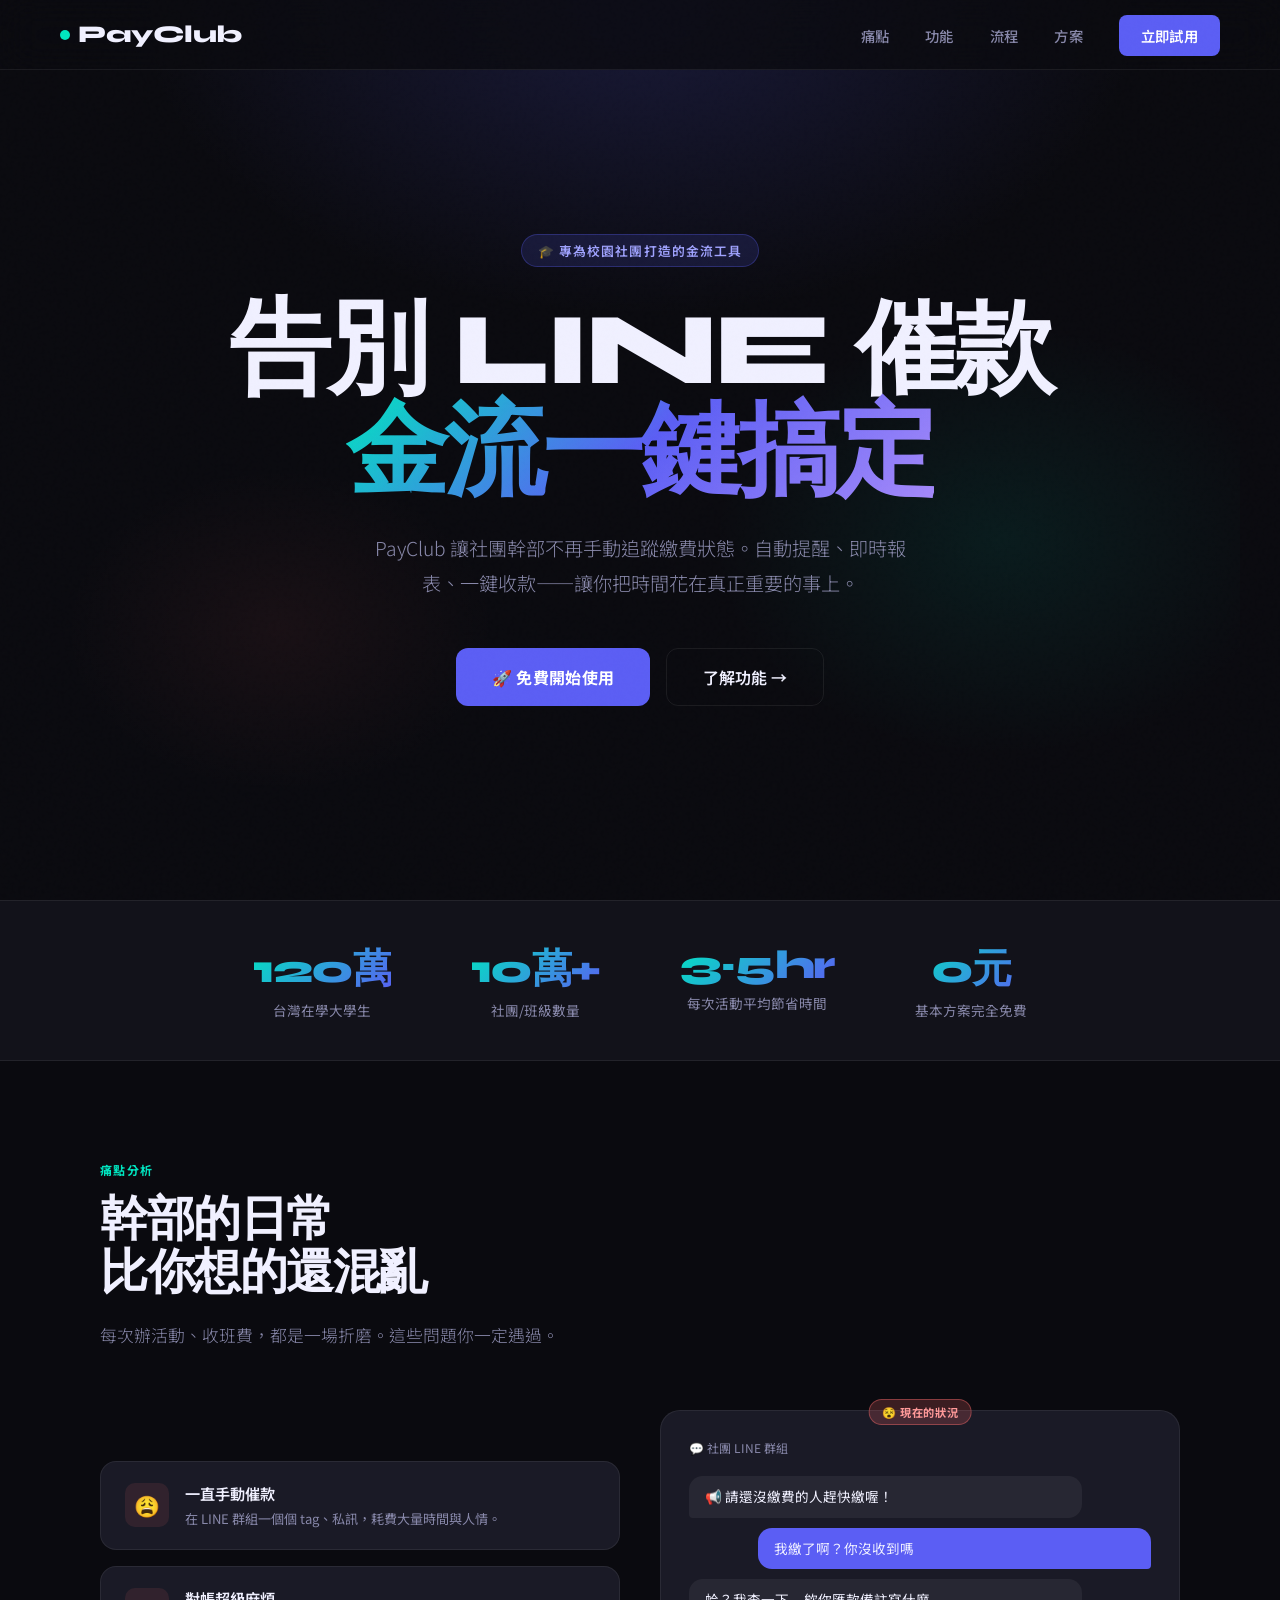
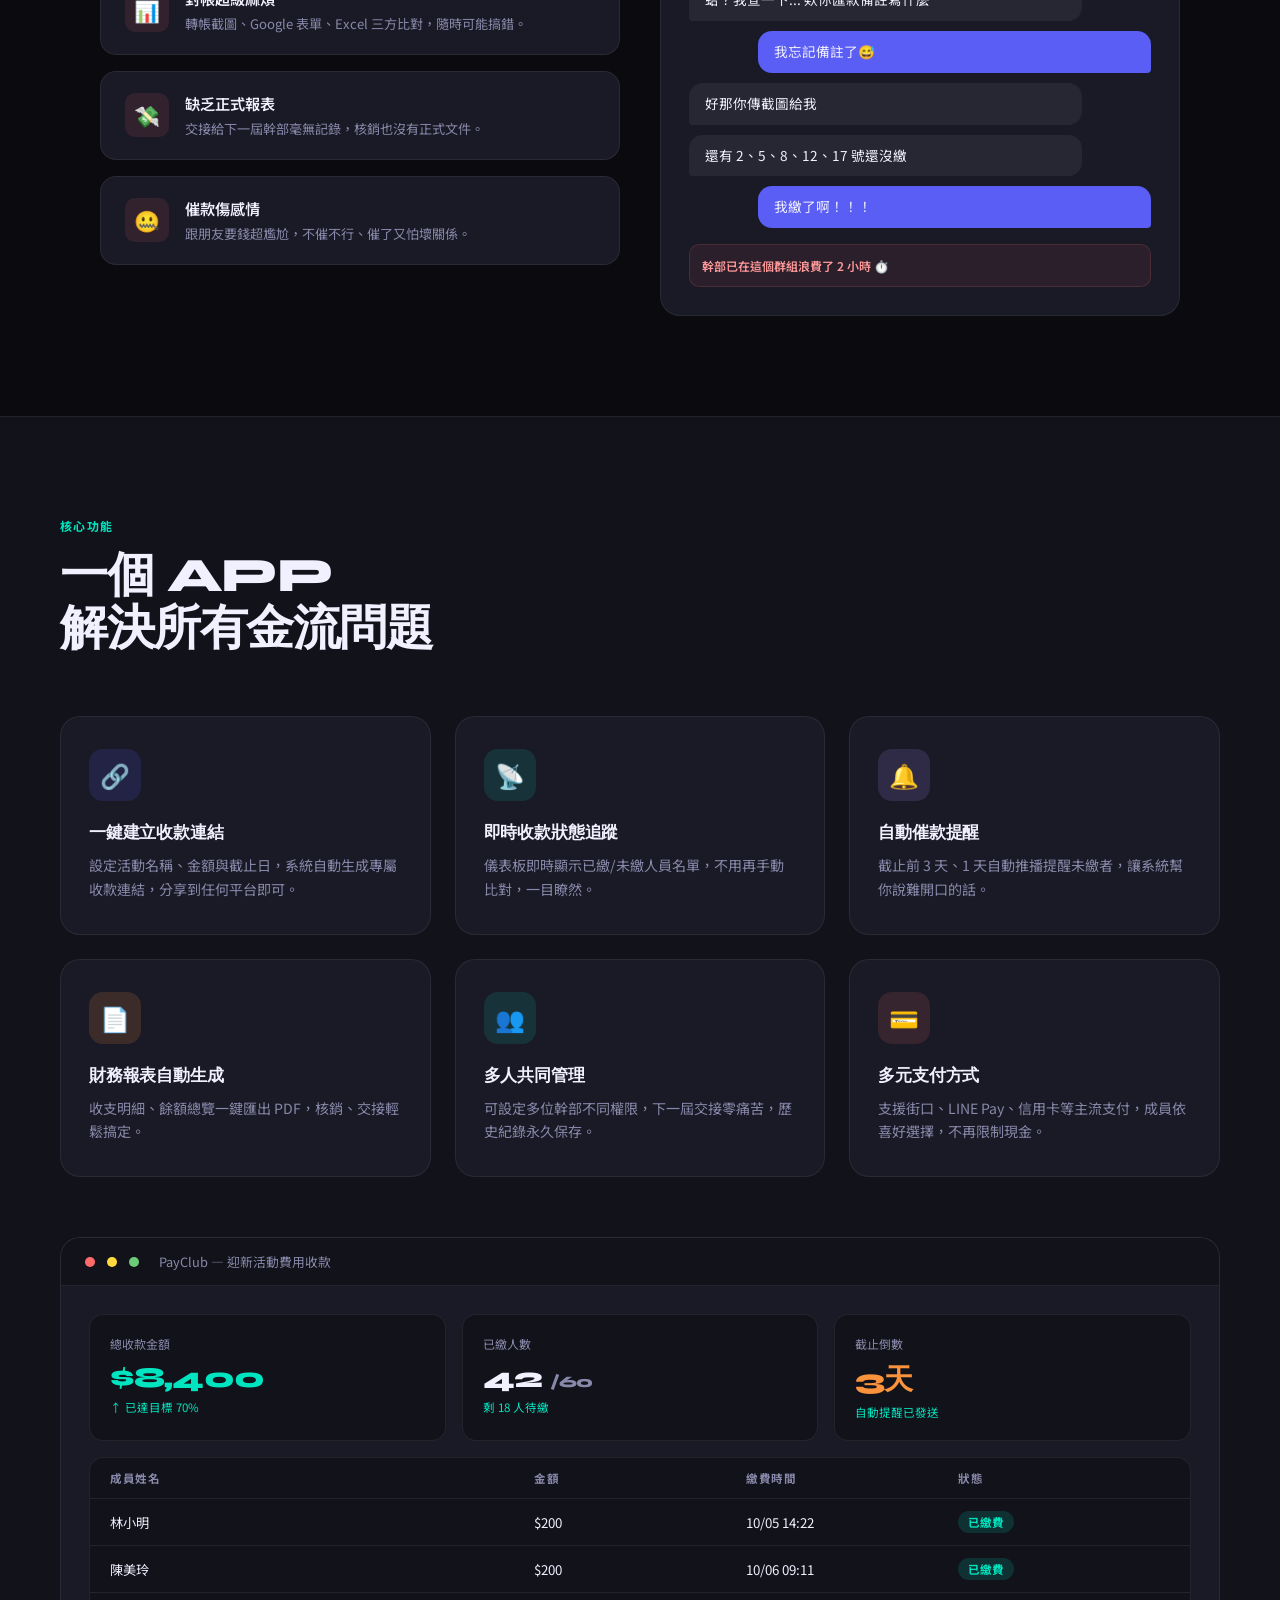
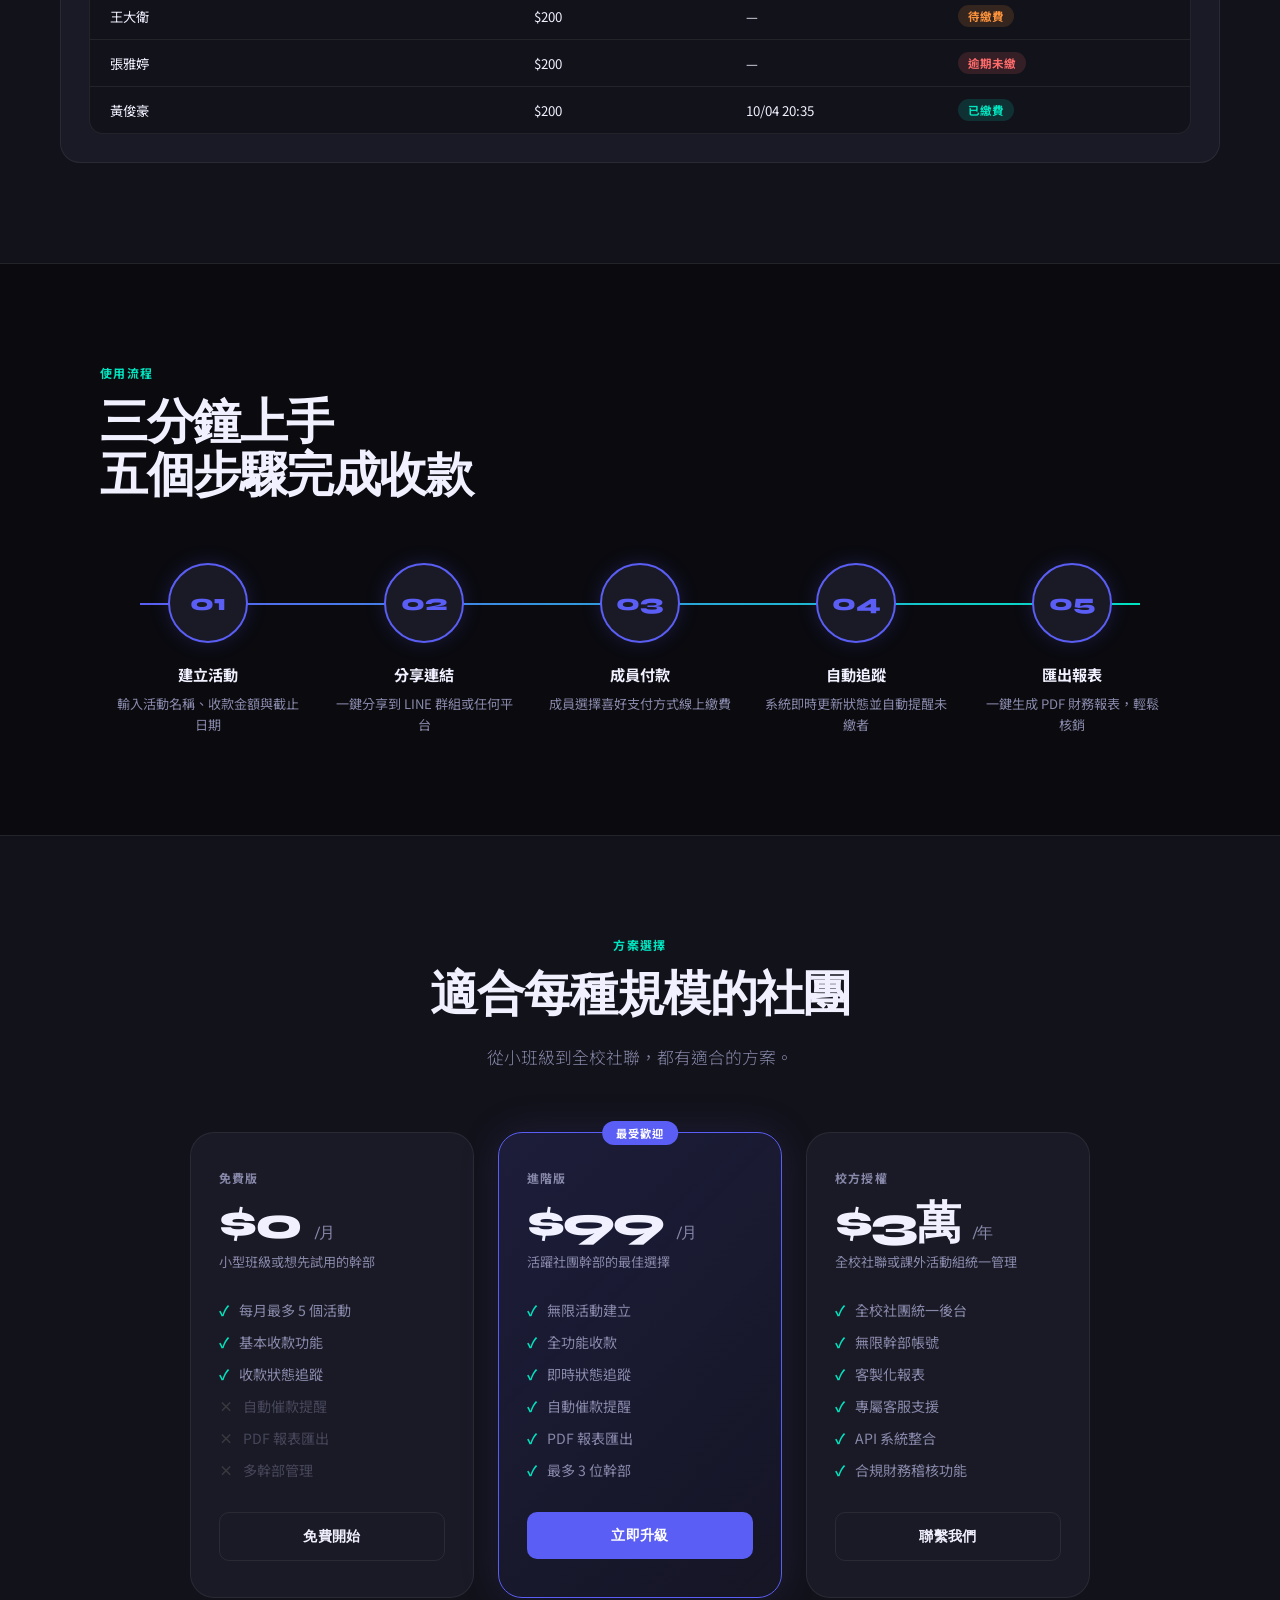
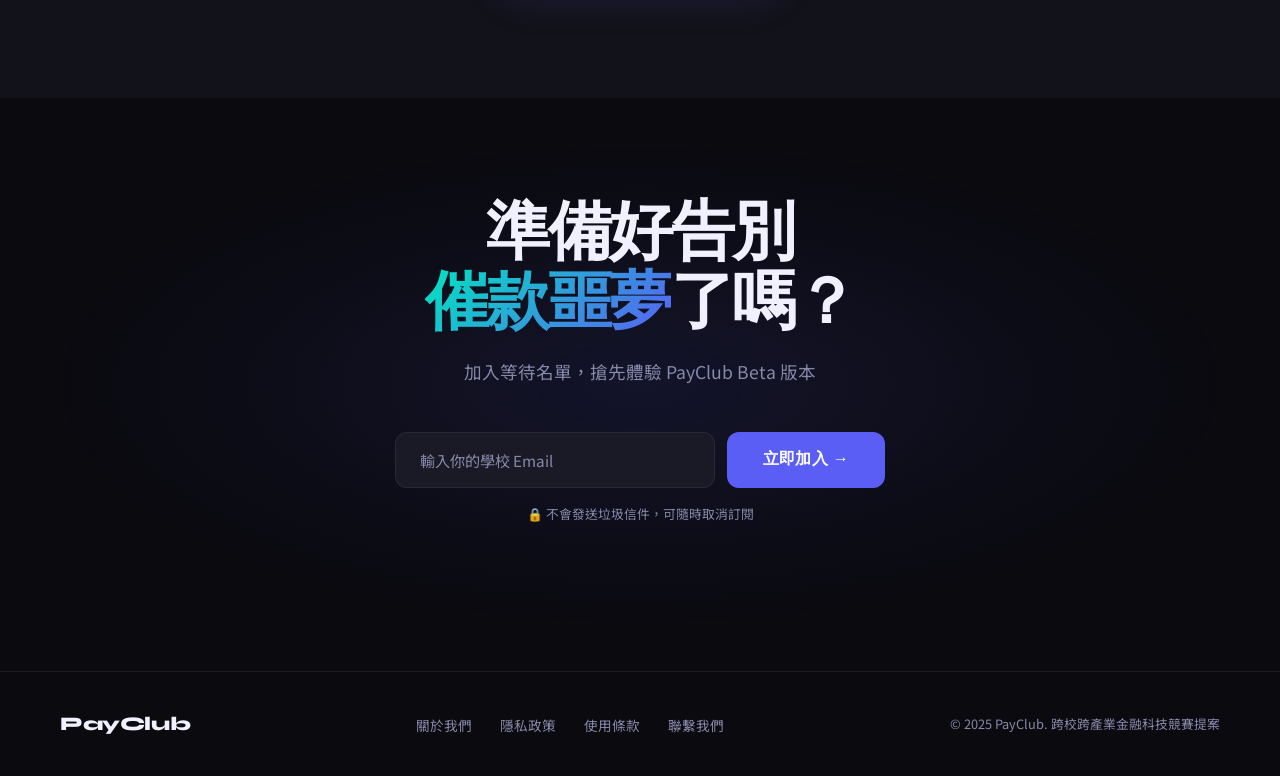
<file: payclub.html>
<!DOCTYPE html>
<html lang="zh-TW">
<head>
<meta charset="UTF-8">
<meta name="viewport" content="width=device-width, initial-scale=1.0">
<title>PayClub — 校園團體金流管理</title>
<link href="https://fonts.googleapis.com/css2?family=Syne:wght@400;600;700;800&family=Noto+Sans+TC:wght@300;400;500;700&display=swap" rel="stylesheet">
<style>
  :root {
    --bg: #0a0a0f;
    --surface: #12121a;
    --card: #1a1a26;
    --accent: #5b5ef4;
    --accent2: #00e5c0;
    --accent3: #ff6b6b;
    --text: #f0f0ff;
    --muted: #8888aa;
    --border: rgba(255,255,255,0.07);
  }

  * { margin: 0; padding: 0; box-sizing: border-box; }

  html { scroll-behavior: smooth; }

  body {
    background: var(--bg);
    color: var(--text);
    font-family: 'Noto Sans TC', sans-serif;
    overflow-x: hidden;
  }

  /* ── NOISE OVERLAY ── */
  body::before {
    content: '';
    position: fixed;
    inset: 0;
    background-image: url("data:image/svg+xml,%3Csvg viewBox='0 0 256 256' xmlns='http://www.w3.org/2000/svg'%3E%3Cfilter id='noise'%3E%3CfeTurbulence type='fractalNoise' baseFrequency='0.9' numOctaves='4' stitchTiles='stitch'/%3E%3C/filter%3E%3Crect width='100%25' height='100%25' filter='url(%23noise)' opacity='0.04'/%3E%3C/svg%3E");
    pointer-events: none;
    z-index: 9999;
    opacity: 0.4;
  }

  /* ── NAV ── */
  nav {
    position: fixed;
    top: 0; left: 0; right: 0;
    z-index: 100;
    display: flex;
    align-items: center;
    justify-content: space-between;
    padding: 20px 60px;
    background: rgba(10,10,15,0.8);
    backdrop-filter: blur(20px);
    border-bottom: 1px solid var(--border);
  }

  .logo {
    font-family: 'Syne', sans-serif;
    font-weight: 800;
    font-size: 1.5rem;
    letter-spacing: -0.02em;
    display: flex;
    align-items: center;
    gap: 8px;
  }

  .logo-dot {
    width: 10px; height: 10px;
    background: var(--accent2);
    border-radius: 50%;
    animation: pulse 2s ease-in-out infinite;
  }

  @keyframes pulse {
    0%, 100% { transform: scale(1); opacity: 1; }
    50% { transform: scale(1.4); opacity: 0.7; }
  }

  nav ul {
    display: flex;
    gap: 36px;
    list-style: none;
  }

  nav a {
    color: var(--muted);
    text-decoration: none;
    font-size: 0.9rem;
    font-weight: 500;
    transition: color 0.2s;
    letter-spacing: 0.02em;
  }

  nav a:hover { color: var(--text); }

  .nav-cta {
    background: var(--accent);
    color: #fff !important;
    padding: 10px 22px;
    border-radius: 8px;
    font-weight: 600 !important;
    transition: background 0.2s, transform 0.15s !important;
  }

  .nav-cta:hover {
    background: #7b7ef8 !important;
    transform: translateY(-1px);
  }

  /* ── HERO ── */
  .hero {
    min-height: 100vh;
    display: flex;
    flex-direction: column;
    align-items: center;
    justify-content: center;
    text-align: center;
    padding: 120px 40px 80px;
    position: relative;
    overflow: hidden;
  }

  .hero-bg {
    position: absolute;
    inset: 0;
    background:
      radial-gradient(ellipse 60% 50% at 50% 0%, rgba(91,94,244,0.18) 0%, transparent 70%),
      radial-gradient(ellipse 40% 40% at 80% 60%, rgba(0,229,192,0.08) 0%, transparent 60%),
      radial-gradient(ellipse 30% 30% at 20% 70%, rgba(255,107,107,0.06) 0%, transparent 60%);
  }

  .hero-tag {
    display: inline-flex;
    align-items: center;
    gap: 8px;
    background: rgba(91,94,244,0.15);
    border: 1px solid rgba(91,94,244,0.3);
    border-radius: 100px;
    padding: 6px 16px;
    font-size: 0.8rem;
    color: #a0a3ff;
    letter-spacing: 0.08em;
    text-transform: uppercase;
    font-weight: 600;
    margin-bottom: 32px;
    animation: fadeUp 0.8s ease both;
  }

  .hero h1 {
    font-family: 'Syne', sans-serif;
    font-size: clamp(3rem, 8vw, 6.5rem);
    font-weight: 800;
    line-height: 1.0;
    letter-spacing: -0.04em;
    margin-bottom: 28px;
    animation: fadeUp 0.8s 0.1s ease both;
  }

  .hero h1 span {
    background: linear-gradient(135deg, var(--accent2) 0%, var(--accent) 50%, #a78bfa 100%);
    -webkit-background-clip: text;
    -webkit-text-fill-color: transparent;
    background-clip: text;
  }

  .hero p {
    font-size: clamp(1rem, 2vw, 1.2rem);
    color: var(--muted);
    max-width: 560px;
    line-height: 1.8;
    margin-bottom: 48px;
    font-weight: 300;
    animation: fadeUp 0.8s 0.2s ease both;
  }

  .hero-btns {
    display: flex;
    gap: 16px;
    flex-wrap: wrap;
    justify-content: center;
    animation: fadeUp 0.8s 0.3s ease both;
  }

  .btn-primary {
    background: var(--accent);
    color: #fff;
    padding: 16px 36px;
    border-radius: 12px;
    font-size: 1rem;
    font-weight: 700;
    text-decoration: none;
    letter-spacing: 0.02em;
    transition: all 0.2s;
    border: none;
    cursor: pointer;
    display: inline-flex;
    align-items: center;
    gap: 8px;
  }

  .btn-primary:hover {
    background: #7b7ef8;
    transform: translateY(-2px);
    box-shadow: 0 12px 32px rgba(91,94,244,0.4);
  }

  .btn-secondary {
    background: transparent;
    color: var(--text);
    padding: 16px 36px;
    border-radius: 12px;
    font-size: 1rem;
    font-weight: 600;
    text-decoration: none;
    border: 1px solid var(--border);
    transition: all 0.2s;
    cursor: pointer;
    display: inline-flex;
    align-items: center;
    gap: 8px;
  }

  .btn-secondary:hover {
    border-color: rgba(255,255,255,0.2);
    background: rgba(255,255,255,0.04);
    transform: translateY(-2px);
  }

  /* ── STATS STRIP ── */
  .stats {
    border-top: 1px solid var(--border);
    border-bottom: 1px solid var(--border);
    background: var(--surface);
    padding: 40px 60px;
    display: flex;
    justify-content: center;
    gap: 80px;
    flex-wrap: wrap;
  }

  .stat {
    text-align: center;
    animation: fadeUp 0.8s ease both;
  }

  .stat-num {
    font-family: 'Syne', sans-serif;
    font-size: 2.5rem;
    font-weight: 800;
    letter-spacing: -0.04em;
    background: linear-gradient(135deg, var(--accent2), var(--accent));
    -webkit-background-clip: text;
    -webkit-text-fill-color: transparent;
    background-clip: text;
  }

  .stat-label {
    font-size: 0.85rem;
    color: var(--muted);
    margin-top: 4px;
    font-weight: 400;
  }

  /* ── SECTION ── */
  section {
    padding: 100px 60px;
    max-width: 1200px;
    margin: 0 auto;
  }

  .section-tag {
    font-size: 0.75rem;
    letter-spacing: 0.12em;
    text-transform: uppercase;
    color: var(--accent2);
    font-weight: 700;
    margin-bottom: 16px;
    display: block;
  }

  .section-title {
    font-family: 'Syne', sans-serif;
    font-size: clamp(2rem, 4vw, 3rem);
    font-weight: 800;
    letter-spacing: -0.03em;
    line-height: 1.1;
    margin-bottom: 20px;
  }

  .section-sub {
    font-size: 1.05rem;
    color: var(--muted);
    line-height: 1.8;
    max-width: 520px;
    font-weight: 300;
  }

  /* ── PROBLEM SECTION ── */
  .problem-grid {
    display: grid;
    grid-template-columns: 1fr 1fr;
    gap: 40px;
    margin-top: 60px;
    align-items: center;
  }

  .pain-cards {
    display: flex;
    flex-direction: column;
    gap: 16px;
  }

  .pain-card {
    background: var(--card);
    border: 1px solid var(--border);
    border-radius: 16px;
    padding: 20px 24px;
    display: flex;
    align-items: center;
    gap: 16px;
    transition: border-color 0.2s, transform 0.2s;
  }

  .pain-card:hover {
    border-color: rgba(255,107,107,0.3);
    transform: translateX(4px);
  }

  .pain-icon {
    width: 44px; height: 44px;
    background: rgba(255,107,107,0.1);
    border-radius: 10px;
    display: flex;
    align-items: center;
    justify-content: center;
    font-size: 1.3rem;
    flex-shrink: 0;
  }

  .pain-card h4 {
    font-size: 0.95rem;
    font-weight: 600;
    margin-bottom: 4px;
  }

  .pain-card p {
    font-size: 0.82rem;
    color: var(--muted);
    line-height: 1.6;
  }

  .mock-chat {
    background: var(--card);
    border: 1px solid var(--border);
    border-radius: 20px;
    padding: 28px;
    position: relative;
  }

  .mock-chat-header {
    font-size: 0.75rem;
    color: var(--muted);
    margin-bottom: 20px;
    display: flex;
    align-items: center;
    gap: 8px;
  }

  .chat-bubble {
    border-radius: 14px;
    padding: 10px 16px;
    font-size: 0.85rem;
    line-height: 1.6;
    margin-bottom: 10px;
    max-width: 85%;
  }

  .bubble-left {
    background: rgba(255,255,255,0.06);
    align-self: flex-start;
    border-bottom-left-radius: 4px;
  }

  .bubble-right {
    background: var(--accent);
    align-self: flex-end;
    margin-left: auto;
    border-bottom-right-radius: 4px;
  }

  .chat-label {
    font-size: 0.7rem;
    color: var(--muted);
    margin-bottom: 4px;
  }

  .chaos-label {
    position: absolute;
    top: -12px;
    left: 50%;
    transform: translateX(-50%);
    background: rgba(255,107,107,0.2);
    border: 1px solid rgba(255,107,107,0.4);
    color: #ff9999;
    font-size: 0.7rem;
    font-weight: 700;
    letter-spacing: 0.06em;
    padding: 4px 12px;
    border-radius: 100px;
    text-transform: uppercase;
    white-space: nowrap;
  }

  /* ── FEATURES ── */
  .features-section {
    background: var(--surface);
    border-top: 1px solid var(--border);
    border-bottom: 1px solid var(--border);
    padding: 100px 60px;
  }

  .features-inner {
    max-width: 1200px;
    margin: 0 auto;
  }

  .features-grid {
    display: grid;
    grid-template-columns: repeat(3, 1fr);
    gap: 24px;
    margin-top: 60px;
  }

  .feature-card {
    background: var(--card);
    border: 1px solid var(--border);
    border-radius: 20px;
    padding: 32px 28px;
    transition: all 0.3s;
    position: relative;
    overflow: hidden;
  }

  .feature-card::before {
    content: '';
    position: absolute;
    top: 0; left: 0; right: 0;
    height: 2px;
    background: linear-gradient(90deg, var(--accent), var(--accent2));
    opacity: 0;
    transition: opacity 0.3s;
  }

  .feature-card:hover {
    border-color: rgba(91,94,244,0.3);
    transform: translateY(-4px);
    box-shadow: 0 20px 40px rgba(0,0,0,0.3);
  }

  .feature-card:hover::before {
    opacity: 1;
  }

  .feat-icon {
    width: 52px; height: 52px;
    border-radius: 14px;
    display: flex;
    align-items: center;
    justify-content: center;
    font-size: 1.5rem;
    margin-bottom: 20px;
  }

  .feat-icon.blue { background: rgba(91,94,244,0.15); }
  .feat-icon.green { background: rgba(0,229,192,0.12); }
  .feat-icon.purple { background: rgba(167,139,250,0.15); }
  .feat-icon.orange { background: rgba(251,146,60,0.15); }
  .feat-icon.red { background: rgba(255,107,107,0.12); }
  .feat-icon.cyan { background: rgba(0,229,192,0.12); }

  .feature-card h3 {
    font-family: 'Syne', sans-serif;
    font-size: 1.05rem;
    font-weight: 700;
    margin-bottom: 10px;
    letter-spacing: -0.01em;
  }

  .feature-card p {
    font-size: 0.88rem;
    color: var(--muted);
    line-height: 1.7;
  }

  /* ── FLOW ── */
  .flow-section {
    padding: 100px 60px;
    max-width: 1200px;
    margin: 0 auto;
  }

  .flow-steps {
    display: flex;
    gap: 0;
    margin-top: 60px;
    position: relative;
  }

  .flow-steps::before {
    content: '';
    position: absolute;
    top: 40px;
    left: 40px;
    right: 40px;
    height: 2px;
    background: linear-gradient(90deg, var(--accent), var(--accent2));
    z-index: 0;
  }

  .flow-step {
    flex: 1;
    text-align: center;
    padding: 0 16px;
    position: relative;
    z-index: 1;
  }

  .step-num {
    width: 80px; height: 80px;
    border-radius: 50%;
    background: var(--card);
    border: 2px solid var(--accent);
    display: flex;
    align-items: center;
    justify-content: center;
    font-family: 'Syne', sans-serif;
    font-weight: 800;
    font-size: 1.4rem;
    color: var(--accent);
    margin: 0 auto 20px;
    box-shadow: 0 0 20px rgba(91,94,244,0.2);
    transition: all 0.3s;
  }

  .flow-step:hover .step-num {
    background: var(--accent);
    color: #fff;
    box-shadow: 0 0 30px rgba(91,94,244,0.5);
  }

  .flow-step h4 {
    font-size: 0.95rem;
    font-weight: 700;
    margin-bottom: 8px;
  }

  .flow-step p {
    font-size: 0.82rem;
    color: var(--muted);
    line-height: 1.6;
  }

  /* ── PRICING ── */
  .pricing-section {
    background: var(--surface);
    border-top: 1px solid var(--border);
    padding: 100px 60px;
  }

  .pricing-inner {
    max-width: 900px;
    margin: 0 auto;
    text-align: center;
  }

  .pricing-grid {
    display: grid;
    grid-template-columns: 1fr 1fr 1fr;
    gap: 24px;
    margin-top: 60px;
    text-align: left;
  }

  .price-card {
    background: var(--card);
    border: 1px solid var(--border);
    border-radius: 24px;
    padding: 36px 28px;
    transition: all 0.3s;
    position: relative;
  }

  .price-card.featured {
    border-color: var(--accent);
    background: linear-gradient(135deg, rgba(91,94,244,0.15), rgba(91,94,244,0.05));
    box-shadow: 0 0 40px rgba(91,94,244,0.15);
  }

  .price-badge {
    position: absolute;
    top: -12px;
    left: 50%;
    transform: translateX(-50%);
    background: var(--accent);
    color: #fff;
    font-size: 0.7rem;
    font-weight: 700;
    letter-spacing: 0.08em;
    text-transform: uppercase;
    padding: 4px 14px;
    border-radius: 100px;
    white-space: nowrap;
  }

  .price-tier {
    font-size: 0.75rem;
    letter-spacing: 0.1em;
    text-transform: uppercase;
    color: var(--muted);
    font-weight: 700;
    margin-bottom: 16px;
  }

  .price-amount {
    font-family: 'Syne', sans-serif;
    font-size: 2.8rem;
    font-weight: 800;
    letter-spacing: -0.04em;
    line-height: 1;
    margin-bottom: 4px;
  }

  .price-amount span {
    font-size: 1rem;
    font-weight: 400;
    color: var(--muted);
  }

  .price-desc {
    font-size: 0.82rem;
    color: var(--muted);
    margin-bottom: 28px;
    line-height: 1.6;
  }

  .price-features {
    list-style: none;
    display: flex;
    flex-direction: column;
    gap: 12px;
    margin-bottom: 32px;
  }

  .price-features li {
    font-size: 0.88rem;
    display: flex;
    align-items: center;
    gap: 10px;
    color: var(--muted);
  }

  .price-features li::before {
    content: '✓';
    color: var(--accent2);
    font-weight: 700;
    flex-shrink: 0;
  }

  .price-features li.inactive { opacity: 0.4; }
  .price-features li.inactive::before { content: '×'; color: #666; }

  .btn-price {
    width: 100%;
    padding: 14px;
    border-radius: 10px;
    font-size: 0.9rem;
    font-weight: 700;
    cursor: pointer;
    text-align: center;
    letter-spacing: 0.02em;
    border: none;
    transition: all 0.2s;
  }

  .btn-price.outline {
    background: transparent;
    border: 1px solid var(--border);
    color: var(--text);
  }

  .btn-price.outline:hover {
    border-color: rgba(255,255,255,0.2);
    background: rgba(255,255,255,0.04);
  }

  .btn-price.solid {
    background: var(--accent);
    color: #fff;
  }

  .btn-price.solid:hover {
    background: #7b7ef8;
    box-shadow: 0 8px 24px rgba(91,94,244,0.4);
    transform: translateY(-1px);
  }

  /* ── CTA ── */
  .cta-section {
    padding: 100px 60px;
    text-align: center;
    position: relative;
    overflow: hidden;
  }

  .cta-bg {
    position: absolute;
    inset: 0;
    background: radial-gradient(ellipse 70% 60% at 50% 50%, rgba(91,94,244,0.12) 0%, transparent 70%);
  }

  .cta-section h2 {
    font-family: 'Syne', sans-serif;
    font-size: clamp(2.5rem, 5vw, 4rem);
    font-weight: 800;
    letter-spacing: -0.04em;
    margin-bottom: 20px;
    position: relative;
    line-height: 1.1;
  }

  .cta-section p {
    font-size: 1.1rem;
    color: var(--muted);
    margin-bottom: 48px;
    position: relative;
  }

  .email-form {
    display: flex;
    gap: 12px;
    justify-content: center;
    flex-wrap: wrap;
    position: relative;
  }

  .email-input {
    background: var(--card);
    border: 1px solid var(--border);
    border-radius: 12px;
    padding: 16px 24px;
    color: var(--text);
    font-size: 0.95rem;
    width: 320px;
    outline: none;
    transition: border-color 0.2s;
    font-family: 'Noto Sans TC', sans-serif;
  }

  .email-input::placeholder { color: var(--muted); }

  .email-input:focus {
    border-color: var(--accent);
  }

  /* ── FOOTER ── */
  footer {
    border-top: 1px solid var(--border);
    padding: 40px 60px;
    display: flex;
    align-items: center;
    justify-content: space-between;
    flex-wrap: wrap;
    gap: 20px;
  }

  .footer-logo {
    font-family: 'Syne', sans-serif;
    font-weight: 800;
    font-size: 1.2rem;
    letter-spacing: -0.02em;
  }

  .footer-links {
    display: flex;
    gap: 28px;
    list-style: none;
  }

  .footer-links a {
    color: var(--muted);
    text-decoration: none;
    font-size: 0.85rem;
    transition: color 0.2s;
  }

  .footer-links a:hover { color: var(--text); }

  .footer-copy {
    font-size: 0.8rem;
    color: var(--muted);
  }

  /* ── ANIMATIONS ── */
  @keyframes fadeUp {
    from { opacity: 0; transform: translateY(24px); }
    to { opacity: 1; transform: translateY(0); }
  }

  .reveal {
    opacity: 0;
    transform: translateY(32px);
    transition: all 0.7s cubic-bezier(0.16, 1, 0.3, 1);
  }

  .reveal.visible {
    opacity: 1;
    transform: translateY(0);
  }

  /* ── DASHBOARD MOCK ── */
  .dashboard-mock {
    background: var(--card);
    border: 1px solid var(--border);
    border-radius: 20px;
    overflow: hidden;
    margin-top: 60px;
  }

  .mock-topbar {
    background: var(--surface);
    border-bottom: 1px solid var(--border);
    padding: 14px 24px;
    display: flex;
    align-items: center;
    gap: 12px;
  }

  .mock-dot { width: 10px; height: 10px; border-radius: 50%; }

  .mock-body {
    padding: 28px;
    display: grid;
    grid-template-columns: 1fr 1fr 1fr;
    gap: 16px;
  }

  .mock-stat-card {
    background: var(--surface);
    border: 1px solid var(--border);
    border-radius: 14px;
    padding: 20px;
  }

  .mock-stat-label {
    font-size: 0.75rem;
    color: var(--muted);
    margin-bottom: 8px;
  }

  .mock-stat-val {
    font-family: 'Syne', sans-serif;
    font-size: 1.8rem;
    font-weight: 800;
    letter-spacing: -0.03em;
  }

  .mock-stat-sub {
    font-size: 0.72rem;
    color: var(--accent2);
    margin-top: 4px;
  }

  .mock-table {
    grid-column: 1 / -1;
    background: var(--surface);
    border: 1px solid var(--border);
    border-radius: 14px;
    overflow: hidden;
  }

  .mock-table-header {
    display: grid;
    grid-template-columns: 2fr 1fr 1fr 1fr;
    padding: 12px 20px;
    border-bottom: 1px solid var(--border);
    font-size: 0.72rem;
    color: var(--muted);
    font-weight: 700;
    letter-spacing: 0.06em;
    text-transform: uppercase;
  }

  .mock-table-row {
    display: grid;
    grid-template-columns: 2fr 1fr 1fr 1fr;
    padding: 12px 20px;
    border-bottom: 1px solid var(--border);
    font-size: 0.83rem;
    align-items: center;
    transition: background 0.15s;
  }

  .mock-table-row:last-child { border-bottom: none; }
  .mock-table-row:hover { background: rgba(255,255,255,0.02); }

  .status-badge {
    display: inline-block;
    padding: 3px 10px;
    border-radius: 100px;
    font-size: 0.72rem;
    font-weight: 700;
  }

  .status-paid { background: rgba(0,229,192,0.15); color: var(--accent2); }
  .status-pending { background: rgba(251,146,60,0.15); color: #fb923c; }
  .status-overdue { background: rgba(255,107,107,0.15); color: var(--accent3); }

  /* responsive */
  @media (max-width: 768px) {
    nav { padding: 16px 24px; }
    nav ul { display: none; }
    section { padding: 60px 24px; }
    .features-section { padding: 60px 24px; }
    .flow-section { padding: 60px 24px; }
    .pricing-section { padding: 60px 24px; }
    .cta-section { padding: 60px 24px; }
    .stats { padding: 32px 24px; gap: 40px; }
    footer { padding: 32px 24px; }
    .problem-grid { grid-template-columns: 1fr; }
    .features-grid { grid-template-columns: 1fr; }
    .flow-steps { flex-direction: column; }
    .flow-steps::before { display: none; }
    .pricing-grid { grid-template-columns: 1fr; }
    .mock-body { grid-template-columns: 1fr; }
    .mock-table { display: none; }
  }
</style>
</head>
<body>

<!-- NAV -->
<nav>
  <div class="logo">
    <div class="logo-dot"></div>
    PayClub
  </div>
  <ul>
    <li><a href="#problem">痛點</a></li>
    <li><a href="#features">功能</a></li>
    <li><a href="#how">流程</a></li>
    <li><a href="#pricing">方案</a></li>
    <li><a href="#cta" class="nav-cta">立即試用</a></li>
  </ul>
</nav>

<!-- HERO -->
<section class="hero">
  <div class="hero-bg"></div>
  <div class="hero-tag">🎓 專為校園社團打造的金流工具</div>
  <h1>
    告別 LINE 催款<br>
    <span>金流一鍵搞定</span>
  </h1>
  <p>PayClub 讓社團幹部不再手動追蹤繳費狀態。自動提醒、即時報表、一鍵收款——讓你把時間花在真正重要的事上。</p>
  <div class="hero-btns">
    <a href="#cta" class="btn-primary">🚀 免費開始使用</a>
    <a href="#features" class="btn-secondary">了解功能 →</a>
  </div>
</section>

<!-- STATS -->
<div class="stats">
  <div class="stat reveal">
    <div class="stat-num">120萬</div>
    <div class="stat-label">台灣在學大學生</div>
  </div>
  <div class="stat reveal">
    <div class="stat-num">10萬+</div>
    <div class="stat-label">社團/班級數量</div>
  </div>
  <div class="stat reveal">
    <div class="stat-num">3~5hr</div>
    <div class="stat-label">每次活動平均節省時間</div>
  </div>
  <div class="stat reveal">
    <div class="stat-num">0元</div>
    <div class="stat-label">基本方案完全免費</div>
  </div>
</div>

<!-- PROBLEM -->
<section id="problem">
  <span class="section-tag">痛點分析</span>
  <h2 class="section-title">幹部的日常<br>比你想的還混亂</h2>
  <p class="section-sub">每次辦活動、收班費，都是一場折磨。這些問題你一定遇過。</p>

  <div class="problem-grid reveal">
    <div class="pain-cards">
      <div class="pain-card">
        <div class="pain-icon">😩</div>
        <div>
          <h4>一直手動催款</h4>
          <p>在 LINE 群組一個個 tag、私訊，耗費大量時間與人情。</p>
        </div>
      </div>
      <div class="pain-card">
        <div class="pain-icon">📊</div>
        <div>
          <h4>對帳超級麻煩</h4>
          <p>轉帳截圖、Google 表單、Excel 三方比對，隨時可能搞錯。</p>
        </div>
      </div>
      <div class="pain-card">
        <div class="pain-icon">💸</div>
        <div>
          <h4>缺乏正式報表</h4>
          <p>交接給下一屆幹部毫無記錄，核銷也沒有正式文件。</p>
        </div>
      </div>
      <div class="pain-card">
        <div class="pain-icon">🤐</div>
        <div>
          <h4>催款傷感情</h4>
          <p>跟朋友要錢超尷尬，不催不行、催了又怕壞關係。</p>
        </div>
      </div>
    </div>

    <div class="mock-chat">
      <div class="chaos-label">😵 現在的狀況</div>
      <div class="mock-chat-header">💬 社團 LINE 群組</div>
      <div class="chat-bubble bubble-left">📢 請還沒繳費的人趕快繳喔！</div>
      <div class="chat-bubble bubble-right">我繳了啊？你沒收到嗎</div>
      <div class="chat-bubble bubble-left">蛤？我查一下... 欸你匯款備註寫什麼</div>
      <div class="chat-bubble bubble-right">我忘記備註了😅</div>
      <div class="chat-bubble bubble-left">好那你傳截圖給我</div>
      <div class="chat-bubble bubble-left">還有 2、5、8、12、17 號還沒繳</div>
      <div class="chat-bubble bubble-right">我繳了啊！！！</div>
      <div style="margin-top: 16px; padding: 12px; background: rgba(255,107,107,0.08); border-radius: 10px; border: 1px solid rgba(255,107,107,0.15);">
        <div style="font-size: 0.75rem; color: #ff9999; font-weight: 600;">幹部已在這個群組浪費了 2 小時 ⏱️</div>
      </div>
    </div>
  </div>
</section>

<!-- FEATURES -->
<div class="features-section" id="features">
  <div class="features-inner">
    <span class="section-tag">核心功能</span>
    <h2 class="section-title">一個 APP<br>解決所有金流問題</h2>

    <div class="features-grid">
      <div class="feature-card reveal">
        <div class="feat-icon blue">🔗</div>
        <h3>一鍵建立收款連結</h3>
        <p>設定活動名稱、金額與截止日，系統自動生成專屬收款連結，分享到任何平台即可。</p>
      </div>
      <div class="feature-card reveal">
        <div class="feat-icon green">📡</div>
        <h3>即時收款狀態追蹤</h3>
        <p>儀表板即時顯示已繳/未繳人員名單，不用再手動比對，一目瞭然。</p>
      </div>
      <div class="feature-card reveal">
        <div class="feat-icon purple">🔔</div>
        <h3>自動催款提醒</h3>
        <p>截止前 3 天、1 天自動推播提醒未繳者，讓系統幫你說難開口的話。</p>
      </div>
      <div class="feature-card reveal">
        <div class="feat-icon orange">📄</div>
        <h3>財務報表自動生成</h3>
        <p>收支明細、餘額總覽一鍵匯出 PDF，核銷、交接輕鬆搞定。</p>
      </div>
      <div class="feature-card reveal">
        <div class="feat-icon cyan">👥</div>
        <h3>多人共同管理</h3>
        <p>可設定多位幹部不同權限，下一屆交接零痛苦，歷史紀錄永久保存。</p>
      </div>
      <div class="feature-card reveal">
        <div class="feat-icon red">💳</div>
        <h3>多元支付方式</h3>
        <p>支援街口、LINE Pay、信用卡等主流支付，成員依喜好選擇，不再限制現金。</p>
      </div>
    </div>

    <!-- Dashboard Mock -->
    <div class="dashboard-mock reveal">
      <div class="mock-topbar">
        <div class="mock-dot" style="background:#ff6b6b"></div>
        <div class="mock-dot" style="background:#ffd93d"></div>
        <div class="mock-dot" style="background:#6bcb77"></div>
        <span style="font-size:0.8rem; color:var(--muted); margin-left:8px;">PayClub — 迎新活動費用收款</span>
      </div>
      <div class="mock-body">
        <div class="mock-stat-card">
          <div class="mock-stat-label">總收款金額</div>
          <div class="mock-stat-val" style="color:var(--accent2)">$8,400</div>
          <div class="mock-stat-sub">↑ 已達目標 70%</div>
        </div>
        <div class="mock-stat-card">
          <div class="mock-stat-label">已繳人數</div>
          <div class="mock-stat-val">42 <span style="font-size:1rem;color:var(--muted)">/60</span></div>
          <div class="mock-stat-sub">剩 18 人待繳</div>
        </div>
        <div class="mock-stat-card">
          <div class="mock-stat-label">截止倒數</div>
          <div class="mock-stat-val" style="color:#fb923c">3天</div>
          <div class="mock-stat-sub">自動提醒已發送</div>
        </div>
        <div class="mock-table">
          <div class="mock-table-header">
            <span>成員姓名</span>
            <span>金額</span>
            <span>繳費時間</span>
            <span>狀態</span>
          </div>
          <div class="mock-table-row">
            <span>林小明</span>
            <span>$200</span>
            <span>10/05 14:22</span>
            <span><span class="status-badge status-paid">已繳費</span></span>
          </div>
          <div class="mock-table-row">
            <span>陳美玲</span>
            <span>$200</span>
            <span>10/06 09:11</span>
            <span><span class="status-badge status-paid">已繳費</span></span>
          </div>
          <div class="mock-table-row">
            <span>王大衛</span>
            <span>$200</span>
            <span>—</span>
            <span><span class="status-badge status-pending">待繳費</span></span>
          </div>
          <div class="mock-table-row">
            <span>張雅婷</span>
            <span>$200</span>
            <span>—</span>
            <span><span class="status-badge status-overdue">逾期未繳</span></span>
          </div>
          <div class="mock-table-row">
            <span>黃俊豪</span>
            <span>$200</span>
            <span>10/04 20:35</span>
            <span><span class="status-badge status-paid">已繳費</span></span>
          </div>
        </div>
      </div>
    </div>
  </div>
</div>

<!-- FLOW -->
<section class="flow-section" id="how">
  <span class="section-tag">使用流程</span>
  <h2 class="section-title">三分鐘上手<br>五個步驟完成收款</h2>

  <div class="flow-steps reveal">
    <div class="flow-step">
      <div class="step-num">01</div>
      <h4>建立活動</h4>
      <p>輸入活動名稱、收款金額與截止日期</p>
    </div>
    <div class="flow-step">
      <div class="step-num">02</div>
      <h4>分享連結</h4>
      <p>一鍵分享到 LINE 群組或任何平台</p>
    </div>
    <div class="flow-step">
      <div class="step-num">03</div>
      <h4>成員付款</h4>
      <p>成員選擇喜好支付方式線上繳費</p>
    </div>
    <div class="flow-step">
      <div class="step-num">04</div>
      <h4>自動追蹤</h4>
      <p>系統即時更新狀態並自動提醒未繳者</p>
    </div>
    <div class="flow-step">
      <div class="step-num">05</div>
      <h4>匯出報表</h4>
      <p>一鍵生成 PDF 財務報表，輕鬆核銷</p>
    </div>
  </div>
</section>

<!-- PRICING -->
<div class="pricing-section" id="pricing">
  <div class="pricing-inner">
    <span class="section-tag">方案選擇</span>
    <h2 class="section-title">適合每種規模的社團</h2>
    <p class="section-sub" style="margin: 0 auto;">從小班級到全校社聯，都有適合的方案。</p>

    <div class="pricing-grid reveal">
      <div class="price-card">
        <div class="price-tier">免費版</div>
        <div class="price-amount">$0 <span>/月</span></div>
        <div class="price-desc">小型班級或想先試用的幹部</div>
        <ul class="price-features">
          <li>每月最多 5 個活動</li>
          <li>基本收款功能</li>
          <li>收款狀態追蹤</li>
          <li class="inactive">自動催款提醒</li>
          <li class="inactive">PDF 報表匯出</li>
          <li class="inactive">多幹部管理</li>
        </ul>
        <button class="btn-price outline">免費開始</button>
      </div>

      <div class="price-card featured">
        <div class="price-badge">最受歡迎</div>
        <div class="price-tier">進階版</div>
        <div class="price-amount">$99 <span>/月</span></div>
        <div class="price-desc">活躍社團幹部的最佳選擇</div>
        <ul class="price-features">
          <li>無限活動建立</li>
          <li>全功能收款</li>
          <li>即時狀態追蹤</li>
          <li>自動催款提醒</li>
          <li>PDF 報表匯出</li>
          <li>最多 3 位幹部</li>
        </ul>
        <button class="btn-price solid">立即升級</button>
      </div>

      <div class="price-card">
        <div class="price-tier">校方授權</div>
        <div class="price-amount">$3萬 <span>/年</span></div>
        <div class="price-desc">全校社聯或課外活動組統一管理</div>
        <ul class="price-features">
          <li>全校社團統一後台</li>
          <li>無限幹部帳號</li>
          <li>客製化報表</li>
          <li>專屬客服支援</li>
          <li>API 系統整合</li>
          <li>合規財務稽核功能</li>
        </ul>
        <button class="btn-price outline">聯繫我們</button>
      </div>
    </div>
  </div>
</div>

<!-- CTA -->
<section class="cta-section" id="cta">
  <div class="cta-bg"></div>
  <h2>準備好告別<br><span style="background:linear-gradient(135deg,var(--accent2),var(--accent));-webkit-background-clip:text;-webkit-text-fill-color:transparent;background-clip:text;">催款噩夢</span>了嗎？</h2>
  <p>加入等待名單，搶先體驗 PayClub Beta 版本</p>
  <div class="email-form">
    <input type="email" class="email-input" placeholder="輸入你的學校 Email">
    <button class="btn-primary" onclick="handleSignup(this)">立即加入 →</button>
  </div>
  <p style="margin-top:16px; font-size:0.8rem; color:var(--muted);">🔒 不會發送垃圾信件，可隨時取消訂閱</p>
</section>

<!-- FOOTER -->
<footer>
  <div class="footer-logo">PayClub</div>
  <ul class="footer-links">
    <li><a href="#">關於我們</a></li>
    <li><a href="#">隱私政策</a></li>
    <li><a href="#">使用條款</a></li>
    <li><a href="#">聯繫我們</a></li>
  </ul>
  <div class="footer-copy">© 2025 PayClub. 跨校跨產業金融科技競賽提案</div>
</footer>

<script>
  // Scroll reveal
  const observer = new IntersectionObserver((entries) => {
    entries.forEach((e, i) => {
      if (e.isIntersecting) {
        setTimeout(() => e.target.classList.add('visible'), i * 80);
        observer.unobserve(e.target);
      }
    });
  }, { threshold: 0.1 });

  document.querySelectorAll('.reveal').forEach(el => observer.observe(el));

  // Signup
  function handleSignup(btn) {
    const input = btn.previousElementSibling;
    if (!input.value || !input.value.includes('@')) {
      input.style.borderColor = 'var(--accent3)';
      input.placeholder = '請輸入有效的 Email';
      setTimeout(() => {
        input.style.borderColor = '';
        input.placeholder = '輸入你的學校 Email';
      }, 2000);
      return;
    }
    btn.textContent = '✓ 已加入名單！';
    btn.style.background = 'var(--accent2)';
    btn.style.color = '#000';
    input.value = '';
    input.disabled = true;
    btn.disabled = true;
  }

  // Smooth number counter
  function animateCount(el, target, suffix = '') {
    let current = 0;
    const step = target / 60;
    const timer = setInterval(() => {
      current += step;
      if (current >= target) {
        current = target;
        clearInterval(timer);
      }
      el.textContent = Math.floor(current).toLocaleString() + suffix;
    }, 16);
  }
</script>
</body>
</html>
</file>
